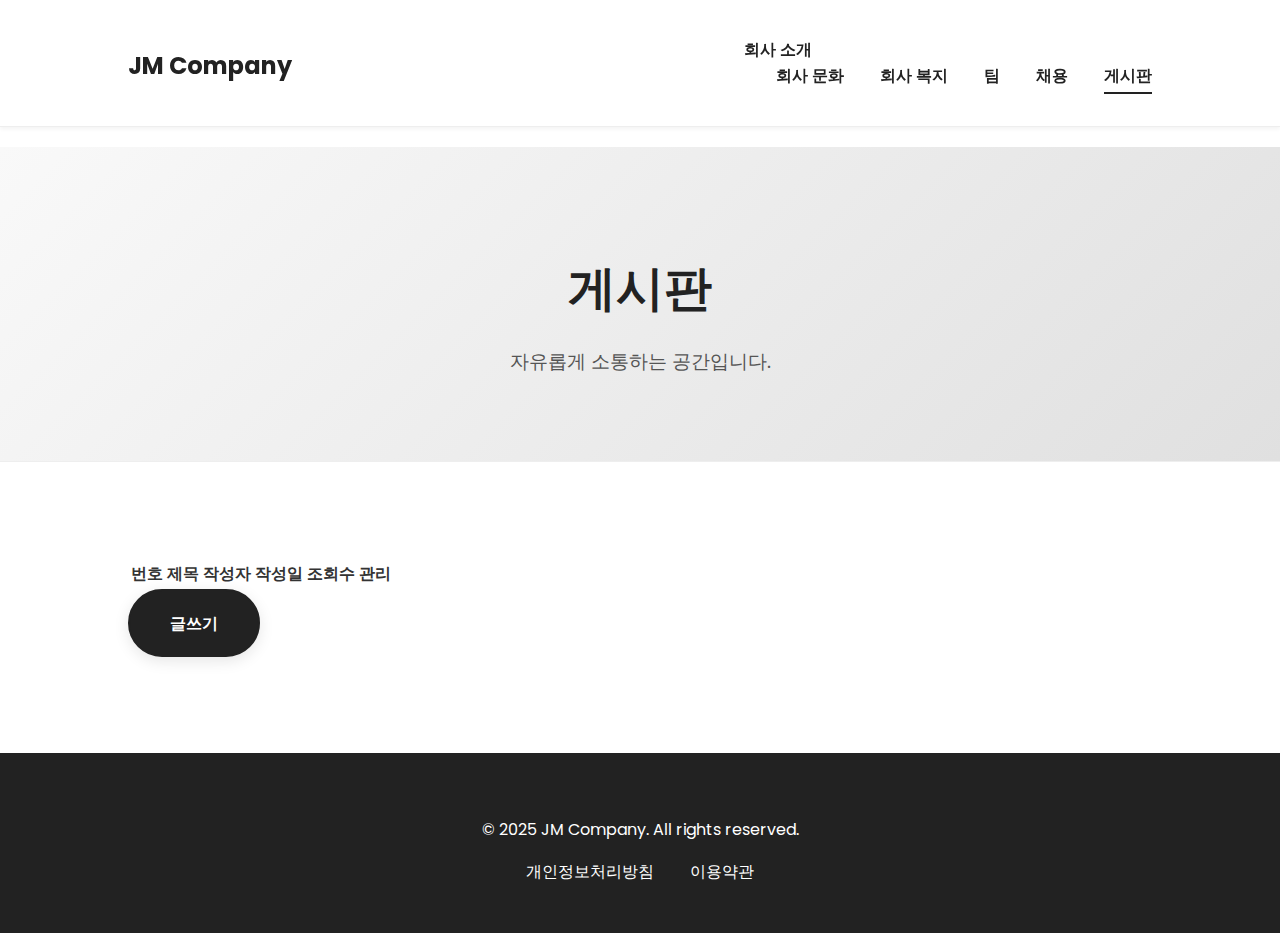
<file: board.html>
<!DOCTYPE html>
<html lang="ko">
<head>
    <meta charset="UTF-8">
    <meta name="viewport" content="width=device-width, initial-scale=1.0">
    <title>JM Company - 게시판</title>
    <link rel="stylesheet" href="style.css">
    <link rel="preconnect" href="https://fonts.googleapis.com">
    <link rel="preconnect" href="https://fonts.gstatic.com" crossorigin>
    <link href="https://fonts.googleapis.com/css2?family=Poppins:wght@400;600;700&display=swap" rel="stylesheet">
    <link rel="stylesheet" href="https://cdnjs.cloudflare.com/ajax/libs/font-awesome/6.5.2/css/all.min.css">
</head>
<body>
    <header>
        <div class="container">
            <h1><a href="index.html">JM Company</a></h1>
            <nav>
                <ul>
                    <li class="dropdown">
                        <a href="index.html" class="dropbtn">회사 소개</a>
                        <ul class="dropdown-content">
                            <li><a href="culture.html">회사 문화</a></li>
                            <li><a href="welfare.html">회사 복지</a></li>
                        </ul>
                    </li>
                    <li><a href="teams.html">팀</a></li>
                    <li><a href="careers.html">채용</a></li>
                    <li><a href="board.html">게시판</a></li>
                </ul>
            </nav>
        </div>
    </header>

    <main>
        <section id="page-header">
            <h2>게시판</h2>
            <p>자유롭게 소통하는 공간입니다.</p>
        </section>

        <section id="board">
            <div class="container">
                <table class="board-table">
                    <thead>
                        <tr>
                            <th>번호</th>
                            <th>제목</th>
                            <th>작성자</th>
                            <th>작성일</th>
                            <th>조회수</th>
                            <th>관리</th>
                        </tr>
                    </thead>
                    <tbody>
                        <tr data-id="3">
                            <td>3</td>
                            <td class="title"><a href="#">새로운 기능 업데이트 안내</a></td>
                            <td>관리자</td>
                            <td>2025-08-10</td>
                            <td>123</td>
                            <td><button class="delete-btn">삭제</button></td>
                        </tr>
                        <tr data-id="2">
                            <td>2</td>
                            <td class="title"><a href="#">서비스 점검 예정 (오전 2시)</a></td>
                            <td>관리자</td>
                            <td>2025-08-09</td>
                            <td>256</td>
                            <td><button class="delete-btn">삭제</button></td>
                        </tr>
                        <tr data-id="1">
                            <td>1</td>
                            <td class="title"><a href="#">JM Company에 오신 것을 환영합니다!</a></td>
                            <td>관리자</td>
                            <td>2025-08-07</td>
                            <td>489</td>
                            <td><button class="delete-btn">삭제</button></td>
                        </tr>
                    </tbody>
                </table>
                <div class="board-actions">
                    <a href="write.html" class="cta-button">글쓰기</a>
                </div>
            </div>
        </section>
    </main>

    <footer>
        <div class="container">
            <p>&copy; 2025 JM Company. All rights reserved.</p>
            <ul>
                <li><a href="#">개인정보처리방침</a></li>
                <li><a href="#">이용약관</a></li>
            </ul>
        </div>
    </footer>

    <script src="script.js"></script>
</body>
</html>
</file>
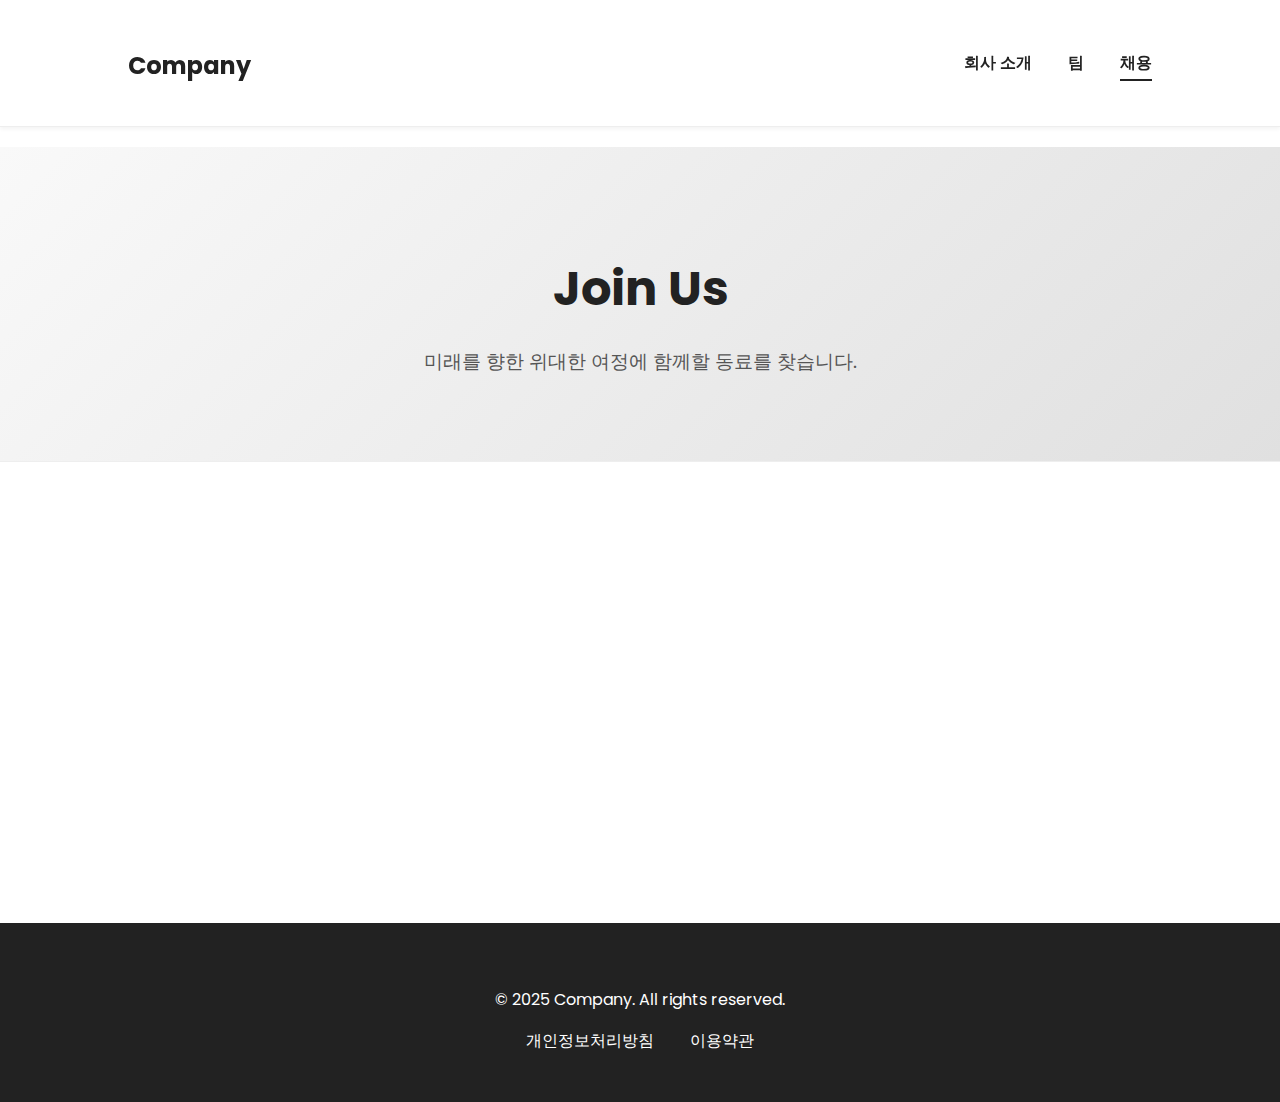
<file: careers.html>
<!DOCTYPE html>
<html lang="ko">
<head>
    <meta charset="UTF-8">
    <meta name="viewport" content="width=device-width, initial-scale=1.0">
    <title>Company - 채용</title>
    <link rel="stylesheet" href="style.css">
    <!-- Google Fonts -->
    <link rel="preconnect" href="https://fonts.googleapis.com">
    <link rel="preconnect" href="https://fonts.gstatic.com" crossorigin>
    <link href="https://fonts.googleapis.com/css2?family=Poppins:wght@400;600;700&display=swap" rel="stylesheet">
    <!-- Font Awesome -->
    <link rel="stylesheet" href="https://cdnjs.cloudflare.com/ajax/libs/font-awesome/6.5.2/css/all.min.css" integrity="sha512-SnH5WK+bZxgPHs44uWIX+LLJAJ9/2PkPKZ5QiAj6Ta86w+fsb2TkcmfRyVX3pBnMFcV7oQPJkl9QevSCWr3W6A==" crossorigin="anonymous" referrerpolicy="no-referrer" />
</head>
<body>
    <header>
        <div class="container">
            <h1><a href="index.html">Company</a></h1>
            <nav>
                <ul>
                    <li><a href="index.html">회사 소개</a></li>
                    <li><a href="teams.html">팀</a></li>
                    <li><a href="careers.html">채용</a></li>
                </ul>
            </nav>
        </div>
    </header>

    <main>
        <section id="page-header">
            <div class="container">
                <h2>Join Us</h2>
                <p>미래를 향한 위대한 여정에 함께할 동료를 찾습니다.</p>
            </div>
        </section>

        <section id="careers">
            <div class="container">
                <div class="job-postings">
                    <div class="job-card animate-card">
                        <h4>프론트엔드 개발자</h4>
                        <p>최신 웹 기술을 사용하여 사용자에게 최고의 경험을 제공합니다.</p>
                        <a href="#" class="apply-button">지원하기</a>
                    </div>
                    <div class="job-card animate-card">
                        <h4>백엔드 개발자</h4>
                        <p>대규모 트래픽을 처리하는 안정적이고 효율적인 서버를 개발합니다.</p>
                        <a href="#" class="apply-button">지원하기</a>
                    </div>
                    <div class="job-card animate-card">
                        <h4>UI/UX 디자이너</h4>
                        <p>데이터와 사용자 리서치를 기반으로 직관적인 디자인을 설계합니다.</p>
                        <a href="#" class="apply-button">지원하기</a>
                    </div>
                </div>
            </div>
        </section>
    </main>

    <!-- 지원서 모달 -->
    <div id="application-modal" class="modal-overlay">
        <div class="modal-content">
            <button class="close-button">&times;</button>
            <h3>입사 지원</h3>
            <form id="application-form">
                <div class="form-group">
                    <label for="name">이름</label>
                    <input type="text" id="name" name="name" required>
                </div>
                <div class="form-group">
                    <label for="email">이메일</label>
                    <input type="email" id="email" name="email" required>
                </div>
                <div class="form-group">
                    <label for="resume">이력서 (PDF)</label>
                    <input type="file" id="resume" name="resume" accept=".pdf" required>
                </div>
                <button type="submit" class="submit-button">제출하기</button>
            </form>
        </div>
    </div>

    <footer>
        <div class="container">
            <p>&copy; 2025 Company. All rights reserved.</p>
            <ul>
                <li><a href="#">개인정보처리방침</a></li>
                <li><a href="#">이용약관</a></li>
            </ul>
        </div>
    </footer>

    <script src="script.js"></script>
</body>
</html>
</file>
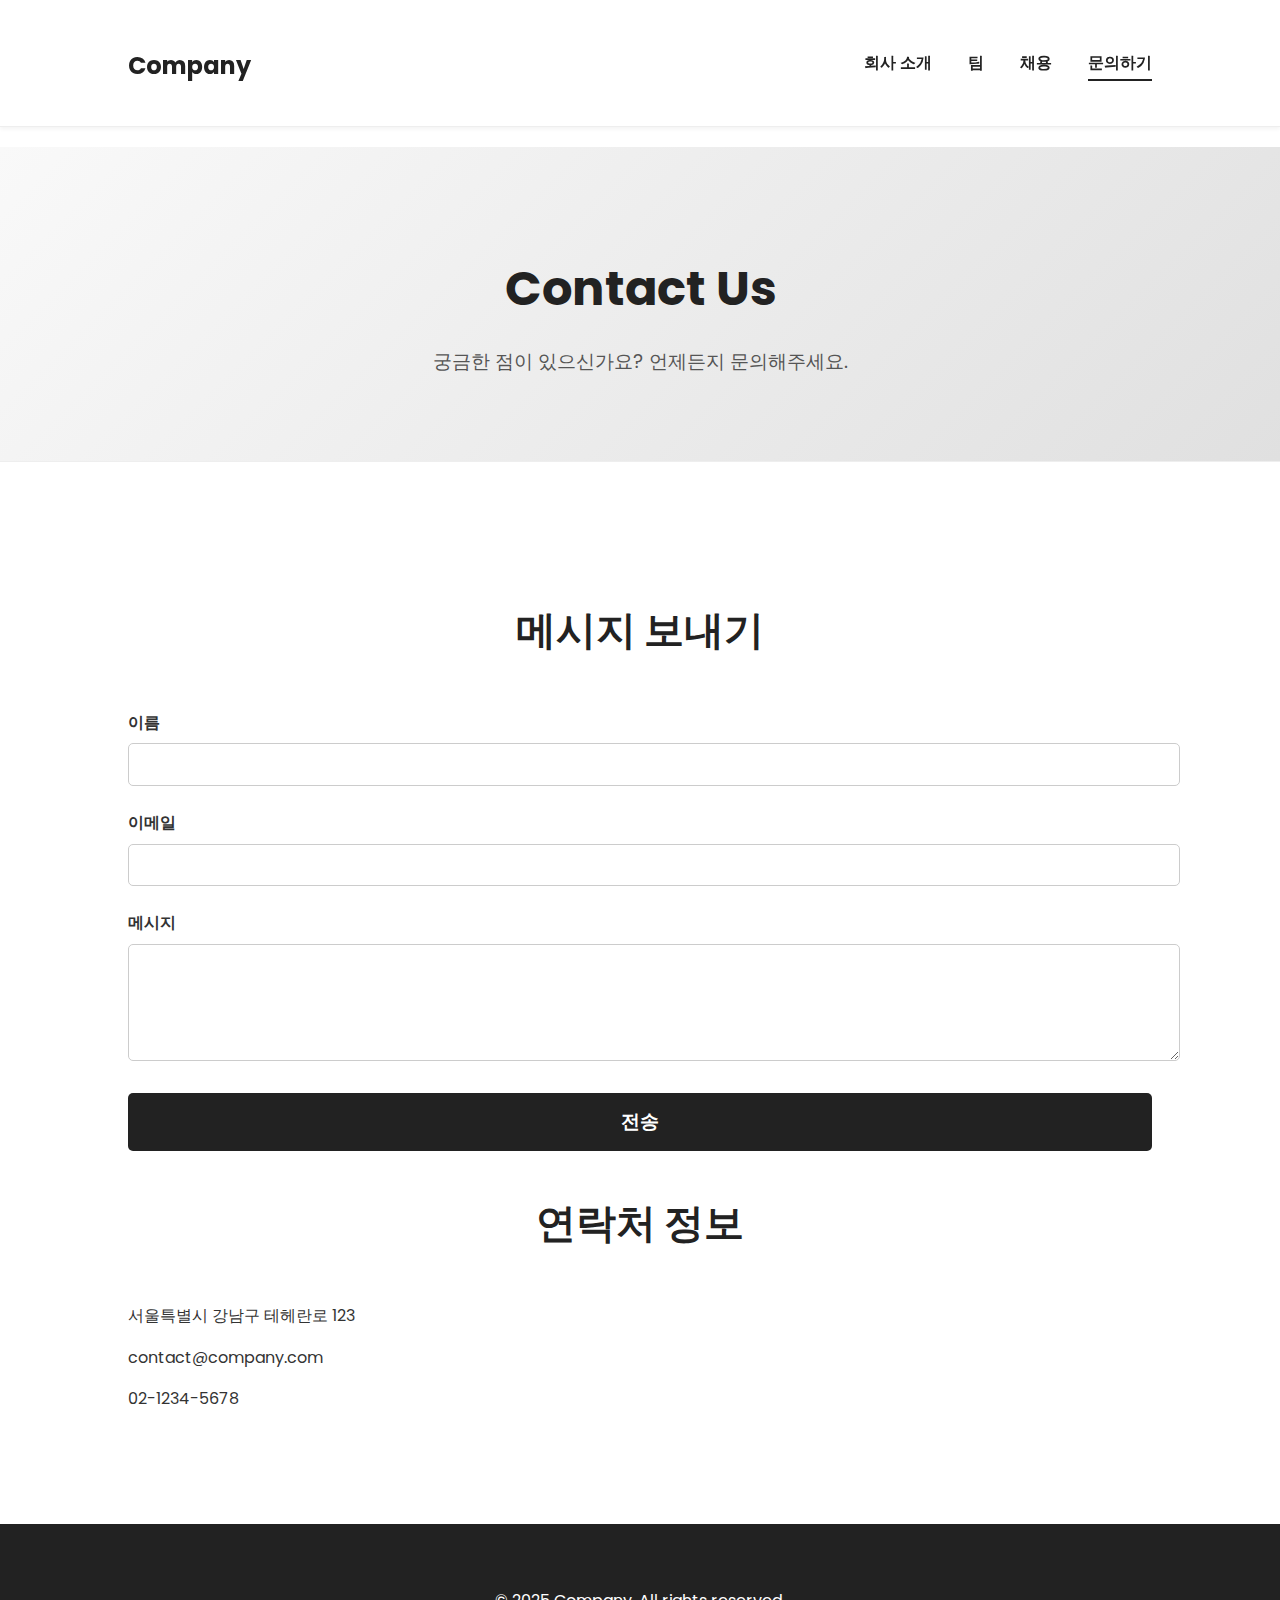
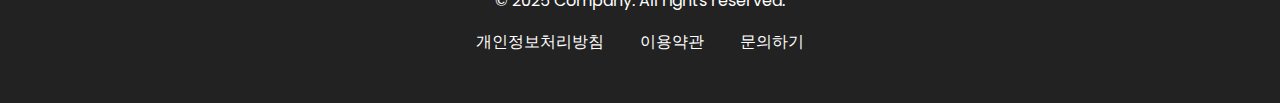
<file: contact.html>
<!DOCTYPE html>
<html lang="ko">
<head>
    <meta charset="UTF-8">
    <meta name="viewport" content="width=device-width, initial-scale=1.0">
    <title>Company</title>
    <link rel="stylesheet" href="style.css">
    <!-- Google Fonts -->
    <link rel="preconnect" href="https://fonts.googleapis.com">
    <link rel="preconnect" href="https://fonts.gstatic.com" crossorigin>
    <link href="https://fonts.googleapis.com/css2?family=Poppins:wght@400;600;700&display=swap" rel="stylesheet">
    <!-- Font Awesome -->
    <link rel="stylesheet" href="https://cdnjs.cloudflare.com/ajax/libs/font-awesome/6.5.2/css/all.min.css" integrity="sha512-SnH5WK+bZxgPHs44uWIX+LLJAJ9/2PkPKZ5QiAj6Ta86w+fsb2TkcmfRyVX3pBnMFcV7oQPJkl9QevSCWr3W6A==" crossorigin="anonymous" referrerpolicy="no-referrer" />
</head>
<body>
    <header>
        <div class="container">
            <h1><a href="index.html">Company</a></h1>
            <nav>
                <ul>
                    <li><a href="index.html">회사 소개</a></li>
                    <li><a href="teams.html">팀</a></li>
                    <li><a href="careers.html">채용</a></li>
                    <li><a href="contact.html">문의하기</a></li>
                </ul>
            </nav>
        </div>
    </header>

    <main>
        <section id="page-header">
            <div class="container">
                <h2>Contact Us</h2>
                <p>궁금한 점이 있으신가요? 언제든지 문의해주세요.</p>
            </div>
        </section>

        <section id="contact">
            <div class="container contact-container">
                <div class="contact-form">
                    <h3>메시지 보내기</h3>
                    <form id="contact-form">
                        <div class="form-group">
                            <label for="name">이름</label>
                            <input type="text" id="name" name="name" required>
                        </div>
                        <div class="form-group">
                            <label for="email">이메일</label>
                            <input type="email" id="email" name="email" required>
                        </div>
                        <div class="form-group">
                            <label for="message">메시지</label>
                            <textarea id="message" name="message" rows="6" required></textarea>
                        </div>
                        <button type="submit" class="submit-button">전송</button>
                    </form>
                </div>
                <div class="contact-info">
                    <h3>연락처 정보</h3>
                    <p><i class="fa-solid fa-map-marker-alt"></i> 서울특별시 강남구 테헤란로 123</p>
                    <p><i class="fa-solid fa-envelope"></i> contact@company.com</p>
                    <p><i class="fa-solid fa-phone"></i> 02-1234-5678</p>
                    <div id="map"></div>
                </div>
            </div>
        </section>
    </main>

    <footer>
        <div class="container">
            <p>&copy; 2025 Company. All rights reserved.</p>
            <ul>
                <li><a href="#">개인정보처리방침</a></li>
                <li><a href="#">이용약관</a></li>
                <li><a href="contact.html">문의하기</a></li>
            </ul>
        </div>
    </footer>

    <script src="script.js"></script>
</body>
</html>
</file>
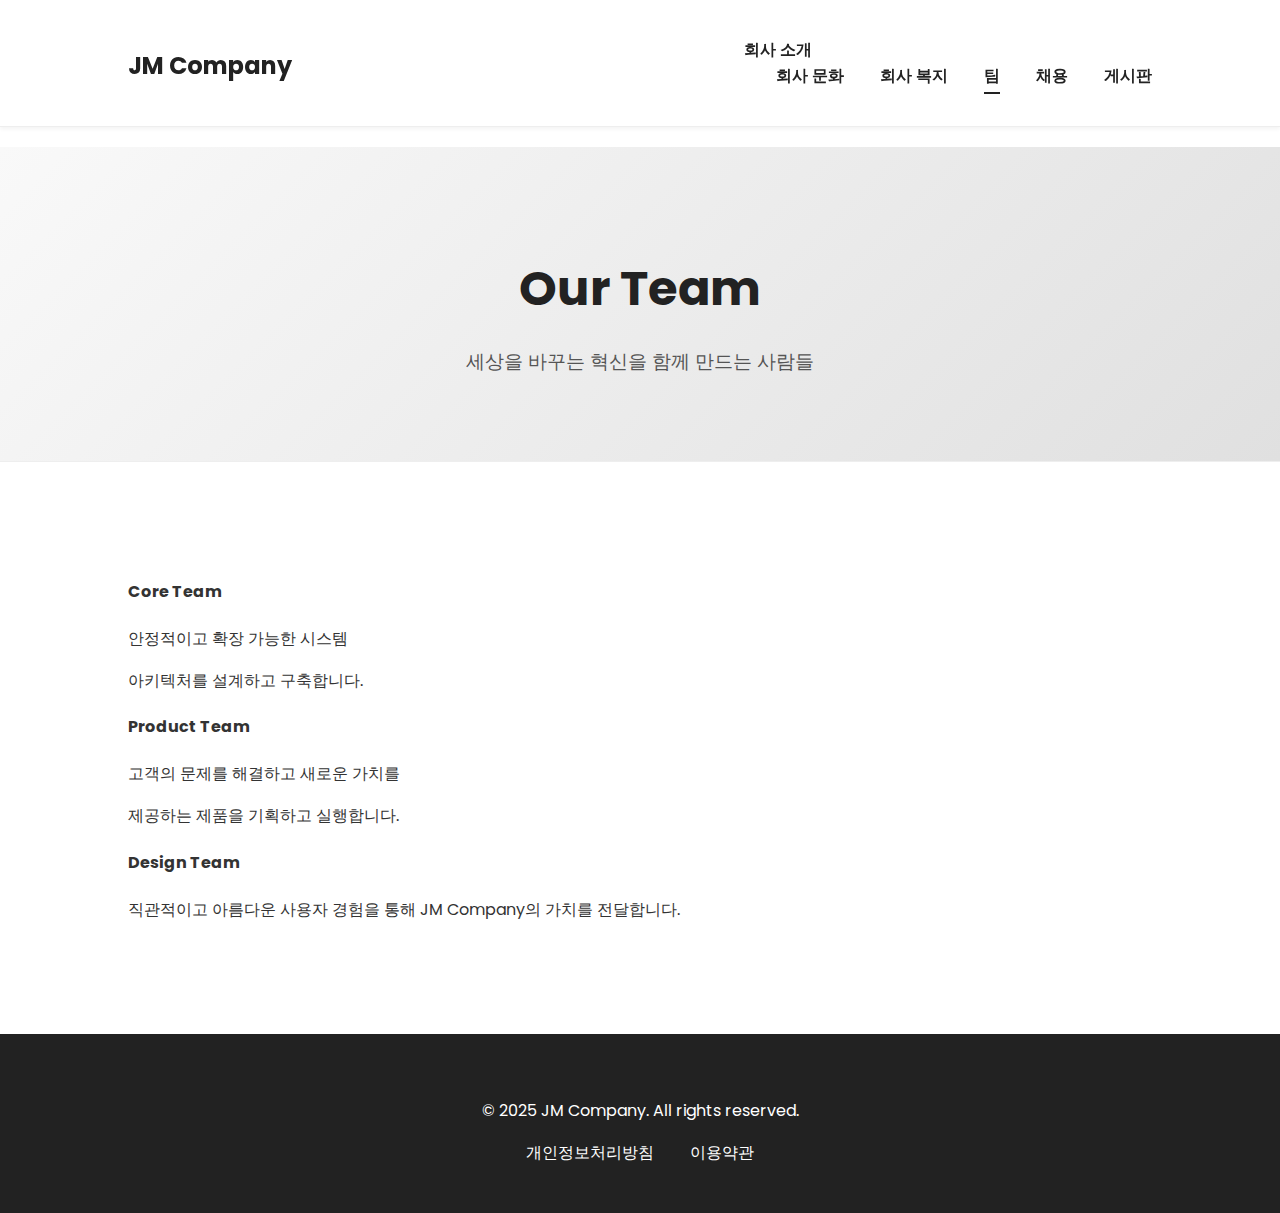
<file: teams.html>
<!DOCTYPE html>
<html lang="ko">

<head>
    <meta charset="UTF-8">
    <meta name="viewport" content="width=device-width, initial-scale=1.0">
    <title>JM Company</title>
    <link rel="stylesheet" href="style.css">
    <!-- Google Fonts -->
    <link rel="preconnect" href="https://fonts.googleapis.com">
    <link rel="preconnect" href="https://fonts.gstatic.com" crossorigin>
    <link href="https://fonts.googleapis.com/css2?family=Poppins:wght@400;600;700&display=swap" rel="stylesheet">
    <!-- Font Awesome -->
    <link rel="stylesheet" href="https://cdnjs.cloudflare.com/ajax/libs/font-awesome/6.5.2/css/all.min.css" integrity="sha512-SnH5WK+bZxgPHs44uWIX+LLJAJ9/2PkPKZ5QiAj6Ta86w==" crossorigin="anonymous" referrerpolicy="no-referrer" />
</head>

<body>
    <header>
        <div class="container">
            <h1><a href="index.html">JM Company</a></h1>
            <nav>
                <ul>
                    <li class="dropdown">
                        <a href="index.html" class="dropbtn">회사 소개</a>
                        <ul class="dropdown-content">
                            <li><a href="culture.html">회사 문화</a></li>
                            <li><a href="welfare.html">회사 복지</a></li>
                        </ul>
                    </li>
                    <li><a href="teams.html">팀</a></li>
                    <li><a href="careers.html">채용</a></li>
                    <li><a href="board.html">게시판</a></li>
                </ul>
            </nav>
        </div>
    </header>

    <main>
        <section id="page-header">
            <div class="container">
                <h2 class="animate-page-header-title">Our Team</h2>
                <p class="animate-page-header-subtitle">세상을 바꾸는 혁신을 함께 만드는 사람들</p>
            </div>
        </section>

        <section id="teams">
            <div class="container">
                <div class="team-dropdowns">
                    <div class="team-dropdown">
                        <div class="team-dropbtn">
                            <i class="fa-solid fa-cogs card-icon icon-core"></i>
                            <h4>Core Team</h4>
                        </div>
                        <div class="team-dropdown-content">
                            <p>안정적이고 확장 가능한 시스템</p>
                            <p>아키텍처를 설계하고 구축합니다.</p>
                        </div>
                    </div>
                    <div class="team-dropdown">
                        <div class="team-dropbtn">
                            <i class="fa-solid fa-lightbulb card-icon icon-product"></i>
                            <h4>Product Team</h4>
                        </div>
                        <div class="team-dropdown-content">
                            <p>고객의 문제를 해결하고 새로운 가치를</p>
                            <p>제공하는 제품을 기획하고 실행합니다.</p>
                        </div>
                    </div>
                    <div class="team-dropdown">
                        <div class="team-dropbtn">
                            <i class="fa-solid fa-palette card-icon icon-design"></i>
                            <h4>Design Team</h4>
                        </div>
                        <div class="team-dropdown-content">
                            <p>직관적이고 아름다운 사용자 경험을 통해 JM Company의 가치를 전달합니다.</p>
                        </div>
                    </div>
                </div>
            </div>
        </section>
    </main>

    <footer>
        <div class="container">
            <p>&copy; 2025 JM Company. All rights reserved.</p>
            <ul>
                <li><a href="#">개인정보처리방침</a></li>
                <li><a href="#">이용약관</a></li>
            </ul>
        </div>
    </footer>

    <script src="script.js"></script>
</body>

</html>
</file>
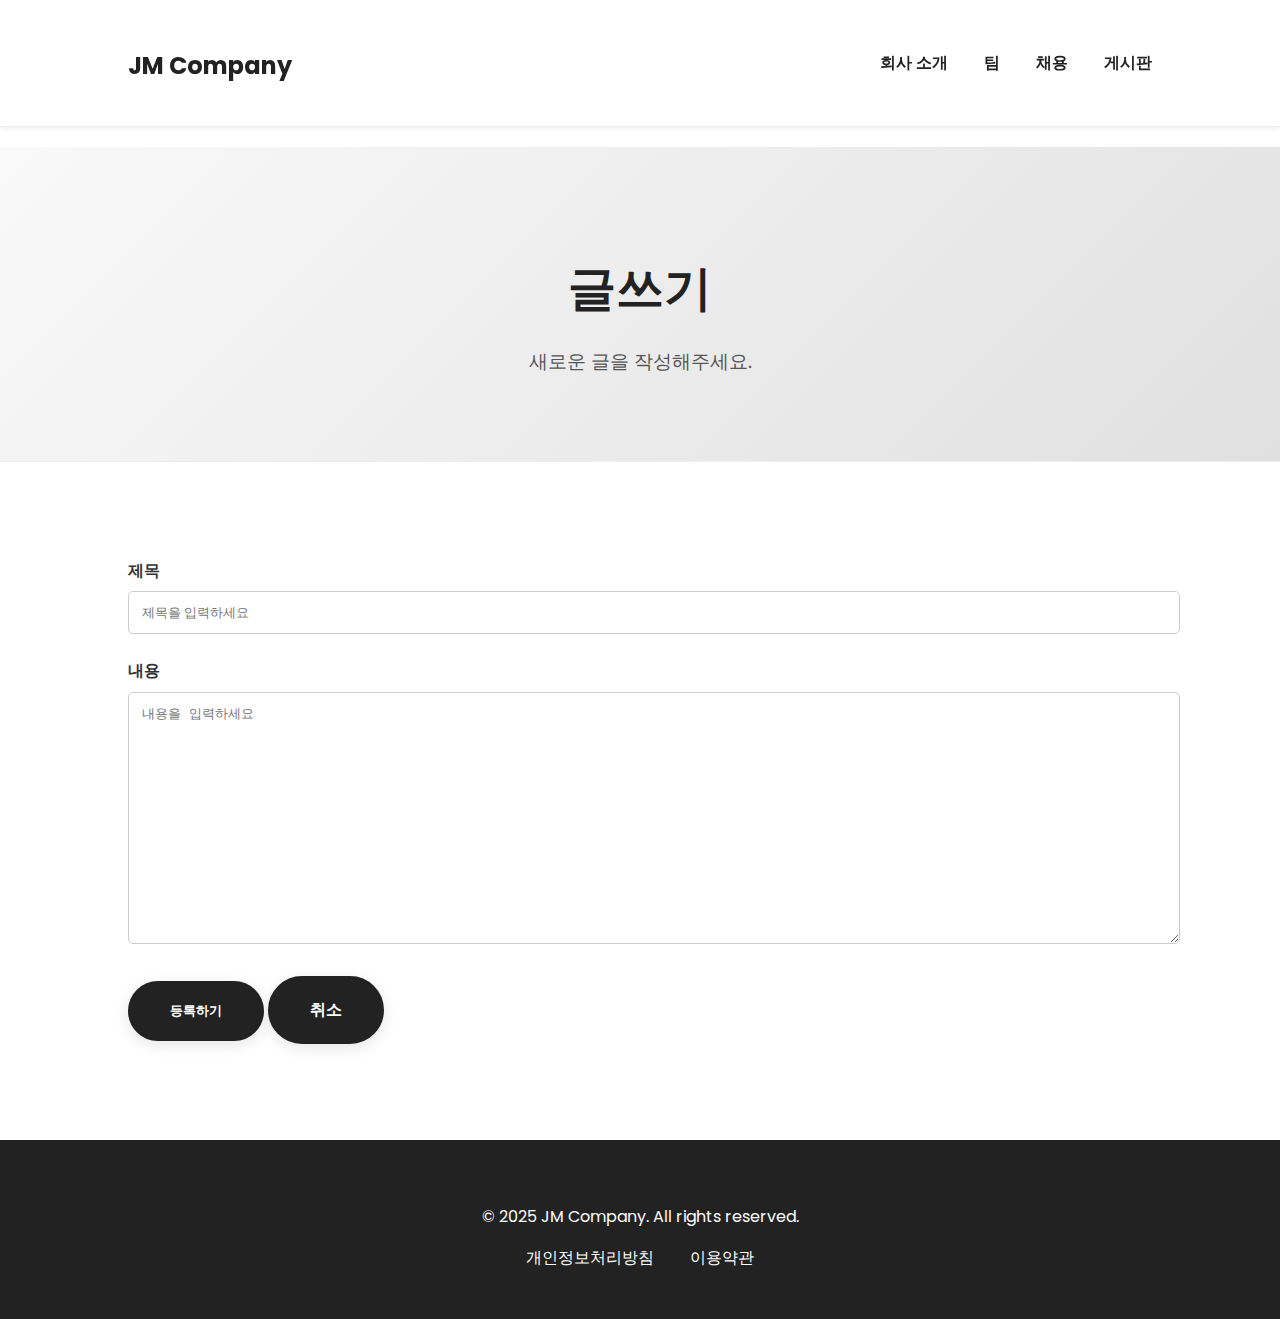
<file: write.html>
<!DOCTYPE html>
<html lang="ko">
<head>
    <meta charset="UTF-8">
    <meta name="viewport" content="width=device-width, initial-scale=1.0">
    <title>JM Company - 글쓰기</title>
    <link rel="stylesheet" href="style.css">
    <link rel="preconnect" href="https://fonts.googleapis.com">
    <link rel="preconnect" href="https://fonts.gstatic.com" crossorigin>
    <link href="https://fonts.googleapis.com/css2?family=Poppins:wght@400;600;700&display=swap" rel="stylesheet">
    <link rel="stylesheet" href="https://cdnjs.cloudflare.com/ajax/libs/font-awesome/6.5.2/css/all.min.css">
</head>
<body>
    <header>
        <div class="container">
            <h1><a href="index.html">JM Company</a></h1>
            <nav>
                <ul>
                    <li><a href="index.html">회사 소개</a></li>
                    <li><a href="teams.html">팀</a></li>
                    <li><a href="careers.html">채용</a></li>
                    <li><a href="board.html">게시판</a></li>
                </ul>
            </nav>
        </div>
    </header>

    <main>
        <section id="page-header">
            <h2>글쓰기</h2>
            <p>새로운 글을 작성해주세요.</p>
        </section>

        <section id="write-form">
            <div class="container">
                <form id="post-form">
                    <div class="form-group">
                        <label for="post-title">제목</label>
                        <input type="text" id="post-title" placeholder="제목을 입력하세요" required>
                    </div>
                    <div class="form-group">
                        <label for="post-content">내용</label>
                        <textarea id="post-content" rows="15" placeholder="내용을 입력하세요" required></textarea>
                    </div>
                    <div class="form-actions">
                        <button type="submit" class="cta-button">등록하기</button>
                        <a href="board.html" class="cta-button secondary">취소</a>
                    </div>
                </form>
            </div>
        </section>
    </main>

    <footer>
        <div class="container">
            <p>&copy; 2025 JM Company. All rights reserved.</p>
            <ul>
                <li><a href="#">개인정보처리방침</a></li>
                <li><a href="#">이용약관</a></li>
            </ul>
        </div>
    </footer>

    <script src="script.js"></script>
</body>
</html>
</file>
<file: style.css>
/* 기본 스타일 */
html {
    scroll-behavior: smooth;
}

body {
    font-family: 'Poppins', sans-serif;
    line-height: 1.6;
    margin: 0;
    padding: 0;
    color: #333;
    background-color: #fff;
}

.container {
    width: 80%;
    margin: 0 auto;
}

/* 헤더 */
header {
    background: rgba(255, 255, 255, 0.8);
    backdrop-filter: blur(10px);
    border-bottom: 1px solid #eee;
    padding: 1rem 0;
    position: sticky; /* 페이지 이동 시에도 헤더 고정 */
    top: 0;
    z-index: 1000;
    box-shadow: 0 2px 4px rgba(0,0,0,0.05);
}

header .container {
    display: flex;
    justify-content: space-between;
    align-items: center;
}

header h1 a {
    font-size: 1.5rem;
    margin: 0;
    color: #222;
    text-decoration: none;
    font-weight: 700;
}

header nav ul {
    margin: 0;
    padding: 0;
    list-style: none;
}

header nav ul li {
    display: inline-block;
    margin-left: 2rem;
}

header nav a {
    text-decoration: none;
    color: #222;
    font-weight: 600;
    transition: color 0.3s ease;
    padding-bottom: 5px;
}

header nav a.active {
    border-bottom: 2px solid #222;
}

header nav a:hover {
    color: #555;
}

/* 페이지 헤더 */
#page-header {
    background: linear-gradient(135deg, #f9f9f9, #e0e0e0, #f9f9f9);
    background-size: 200% 200%;
    animation: gradient-animation 15s ease infinite;
    text-align: center;
    padding: 4rem 0;
    overflow: hidden; /* 텍스트 애니메이션을 위한 설정 */
}

#page-header h2 {
    font-size: 3rem;
    margin-bottom: 1rem;
    color: #222;
    font-weight: 700;
    opacity: 1; /* 기본적으로 보이도록 설정 */
    transform: translateY(0); /* 기본 위치 */
}

#page-header p {
    font-size: 1.2rem;
    color: #555;
    opacity: 1; /* 기본적으로 보이도록 설정 */
    transform: translateY(0); /* 기본 위치 */
}

/* 새로운 애니메이션 정의 */
@keyframes fade-in-scale {
    from {
        opacity: 0;
        transform: scale(0.8);
    }
    to {
        opacity: 1;
        transform: scale(1);
    }
}

@keyframes slide-in-left {
    from {
        opacity: 0;
        transform: translateX(-50px);
    }
    to {
        opacity: 1;
        transform: translateX(0);
    }
}

/* page-header 텍스트에 애니메이션 적용 */
#page-header.animated h2 {
    animation: fade-in-scale 1s ease-out forwards;
}

#page-header.animated p {
    animation: slide-in-left 1s ease-out 0.3s forwards;
}

/* 메인 섹션 */
main {
    padding-top: 20px; /* 헤더가 sticky이므로 패딩 조정 */
}

main section {
    padding: 6rem 0;
    border-bottom: 1px solid #eee;
    overflow: hidden; /* 애니메이션을 위한 설정 */
}

main section:last-child {
    border-bottom: none;
}

main h3 {
    font-size: 2.5rem;
    color: #222;
    margin-bottom: 3rem;
    text-align: center;
    font-weight: 700;
}

main h3 i {
    margin-right: 15px;
}

#hero {
    position: relative; /* 파티클 배경을 위한 설정 */
    background-color: #f9f9f9;
    text-align: center;
    padding: 8rem 0;
    overflow: hidden;
}

#particles-js {
    position: absolute;
    width: 100%;
    height: 100%;
    top: 0;
    left: 0;
    z-index: 1;
}

.hero-content {
    position: relative;
    z-index: 2;
}

#hero h2 {
    font-size: 4rem;
    margin-bottom: 1rem;
    color: #222;
    font-weight: 700;
}

#hero p {
    font-size: 1.3rem;
    color: #555;
    margin-bottom: 2.5rem;
}

.animate-title {
    animation: slide-up 1s ease-out forwards;
}

.animate-subtitle {
    animation: slide-up 1s ease-out 0.5s forwards;
    opacity: 0;
}

.animate-button {
    animation: slide-up 1s ease-out 1s forwards;
    opacity: 0;
}

@keyframes slide-up {
    from {
        opacity: 0;
        transform: translateY(50px);
    }
    to {
        opacity: 1;
        transform: translateY(0);
    }
}

.cta-button {
    background-color: #222;
    color: #fff;
    padding: 1.2rem 2.5rem;
    text-decoration: none;
    border-radius: 50px;
    font-weight: 600;
    transition: background-color 0.3s ease, color 0.3s ease, transform 0.3s ease, box-shadow 0.3s ease;
    border: 2px solid #222;
    display: inline-block;
    box-shadow: 0 4px 15px rgba(0,0,0,0.1);
}

.cta-button:hover {
    background-color: #fff;
    color: #222;
    transform: scale(1.05);
    box-shadow: 0 8px 25px rgba(0,0,0,0.2);
}

/* 회사 소개 */
#about {
    background-color: #222;
    color: #fff;
}

#about h3 {
    color: #fff;
}

.vision-text {
    font-size: 1.5rem;
    text-align: center;
    margin-bottom: 4rem;
    line-height: 1.8;
}

.achievements {
    display: flex;
    justify-content: space-around;
    text-align: center;
}

.achievement-item i {
    font-size: 3rem;
    color: #fff;
}

.achievement-item h4 {
    font-size: 3rem;
    margin: 1rem 0;
    font-weight: 700;
}

/* 계단식 타임라인 */
#history h3 {
    font-size: 2.5rem;
    color: #222;
    margin-bottom: 3rem;
    text-align: center;
    font-weight: 700;
}

.timeline {
    display: flex;
    flex-direction: column;
    gap: 2rem;
    max-width: 800px;
    margin: 0 auto;
}

.timeline-item {
    position: relative;
    padding: 20px 30px;
    border-radius: 8px;
    background: #fff;
    box-shadow: 0 4px 15px rgba(0,0,0,0.1);
    width: 70%;
    transition: transform 0.3s ease;
}

.timeline-item:hover {
    transform: scale(1.03);
}

.timeline-item:nth-child(odd) {
    align-self: flex-start;
    border-left: 4px solid #222;
}

.timeline-item:nth-child(even) {
    align-self: flex-end;
    border-right: 4px solid #222;
    background: #f9f9f9; /* 짝수 아이템 배경색 변경 */
}

.timeline-panel {
    padding: 0;
    background: transparent;
    box-shadow: none;
    border-radius: 0;
}

.timeline-year {
    font-size: 1.2rem;
    font-weight: 600;
    color: #222;
    margin-bottom: 10px;
}

/* 팀 카드 & 채용 카드 */
.team-cards, .job-postings {
    display: flex;
    justify-content: center; /* 중앙 정렬 */
    gap: 1rem; /* 카드 사이의 간격 */
    padding: 1rem;
}

.card, .job-card {
    background: #fff;
    border: 1px solid #eee;
    border-radius: 15px;
    padding: 2rem;
    flex: 1; /* 각 카드가 동일한 공간을 차지하도록 설정 */
    min-width: 0; /* 카드가 내용보다 작게 줄어들 수 있도록 허용 */
    box-shadow: 0 4px 8px rgba(0,0,0,0.05);
    transition: transform 0.3s ease, box-shadow 0.3s ease;
    text-align: center;
}

.card:hover, .job-card:hover {
    transform: translateY(-10px);
    box-shadow: 0 12px 24px rgba(0,0,0,0.1);
}

.card-icon {
    font-size: 2.5rem; /* 아이콘 크기 조정 */
    color: #222;
    margin-bottom: 1rem;
}

.card h4, .job-card h4 {
    color: #222;
    font-size: 1.5rem; /* 제목 글꼴 크기 조정 */
    margin-bottom: 0.8rem;
}

.card p, .job-card p {
    font-size: 0.9rem; /* 설명 글꼴 크기 조정 */
    color: #555;
}

.animate-card {
    opacity: 0;
    transform: translateY(50px);
    animation: slide-up 1s ease-out forwards;
}

.animate-card:nth-child(2) {
    animation-delay: 0.2s;
}

.animate-card:nth-child(3) {
    animation-delay: 0.4s;
}

/* 팀 페이지 카드 애니메이션 */
.animate-team-card {
    opacity: 0;
    transform: translateY(50px);
    animation: slide-up-fade-in 0.8s ease-out forwards;
}

.animate-team-card:nth-child(1) { animation-delay: 0.1s; }
.animate-team-card:nth-child(2) { animation-delay: 0.3s; }
.animate-team-card:nth-child(3) { animation-delay: 0.5s; }

@keyframes slide-up-fade-in {
    from {
        opacity: 0;
        transform: translateY(50px);
    }
    to {
        opacity: 1;
        transform: translateY(0);
    }
}

/* 채용 페이지 카드 애니메이션 (팀 페이지와 동일하게 변경) */
.animate-job-card {
    opacity: 0;
    transform: translateY(50px); /* Changed to match slide-up-fade-in start */
    animation: slide-up-fade-in 0.8s ease-out forwards; /* Changed animation */
}

.animate-job-card:nth-child(1) { animation-delay: 0.1s; }
.animate-job-card:nth-child(2) { animation-delay: 0.3s; }
.animate-job-card:nth-child(3) { animation-delay: 0.5s; }

/* 채용 버튼 */
.apply-button {
    background-color: #222;
    color: #fff;
    padding: 0.8rem 1.5rem;
    text-decoration: none;
    border-radius: 5px;
    font-weight: 600;
    transition: background-color 0.3s ease, color 0.3s ease;
    border: 2px solid #222;
    margin-top: 1rem; /* 버튼 위쪽 여백 추가 */
}

.apply-button:hover {
    background-color: #fff;
    color: #222;
}

/* 모달 스타일 */
.modal-overlay {
    display: none; /* 기본적으로 숨김 */
    position: fixed;
    top: 0;
    left: 0;
    width: 100%;
    height: 100%;
    background: rgba(0, 0, 0, 0.7);
    justify-content: center;
    align-items: center;
    z-index: 2000;
}

.modal-overlay.modal-open {
    display: flex; /* modal-open 클래스가 추가되면 보임 */
}

.modal-content {
    background: #fff;
    padding: 2rem 3rem;
    border-radius: 10px;
    width: 500px;
    max-width: 90%;
    position: relative;
    animation: modal-fade-in 0.5s ease-out;
}

@keyframes modal-fade-in {
    from { opacity: 0; transform: translateY(-50px); }
    to { opacity: 1; transform: translateY(0);
    }
}

.close-button {
    position: absolute;
    top: 15px;
    right: 20px;
    background: none;
    border: none;
    font-size: 2rem;
    cursor: pointer;
    color: #aaa;
}

.modal-content h3 {
    margin-bottom: 2rem;
    text-align: center;
}

.form-group {
    margin-bottom: 1.5rem;
}

.form-group label {
    display: block;
    margin-bottom: 0.5rem;
    font-weight: 600;
}

.form-group input, .form-group textarea {
    width: 100%;
    padding: 0.8rem;
    border: 1px solid #ccc;
    border-radius: 5px;
}

.submit-button {
    width: 100%;
    padding: 1rem;
    background-color: #222;
    color: #fff;
    border: none;
    border-radius: 5px;
    font-size: 1.2rem;
    font-weight: 600;
    cursor: pointer;
    transition: background-color 0.3s ease;
}

.submit-button:hover {
    background-color: #555;
}

/* 푸터 */
footer {
    background: #222;
    color: #fff;
    padding: 3rem 0;
    text-align: center;
}

footer ul {
    margin: 1rem 0 0;
    padding: 0;
    list-style: none;
}

footer ul li {
    display: inline-block;
    margin: 0 1rem;
}

footer a {
    color: #fff;
    text-decoration: none;
    transition: color 0.3s ease;
}

footer a:hover {
    color: #ccc;
}

/* 반응형 디자인 */
@media screen and (max-width: 768px) {
    .container {
        width: 90%;
    }

    header .container {
        flex-direction: column;
        gap: 1rem;
    }

    #hero h2 {
        font-size: 2.5rem;
    }

    main section {
        padding: 4rem 0;
    }

    main h3 {
        font-size: 2rem;
    }

    /* 계단식 타임라인 모바일 */
    .timeline-item {
        width: 100%;
        align-self: center !important; /* 모든 아이템 중앙 정렬 */
        border-left: 4px solid #222 !important; /* 왼쪽 테두리 통일 */
        border-right: none !important;
    }

    /* 팀 & 채용 카드 모바일 */
    .team-cards, .job-postings {
        flex-direction: column; /* 세로로 쌓기 */
        align-items: center; /* 중앙 정렬 */
        gap: 1.5rem;
    }

    .card, .job-card {
        width: 100%; /* 전체 너비 사용 */
        max-width: 400px; /* 최대 너비 제한 */
        flex: none; /* flex: 1 속성 제거 */
    }
}
</file>
